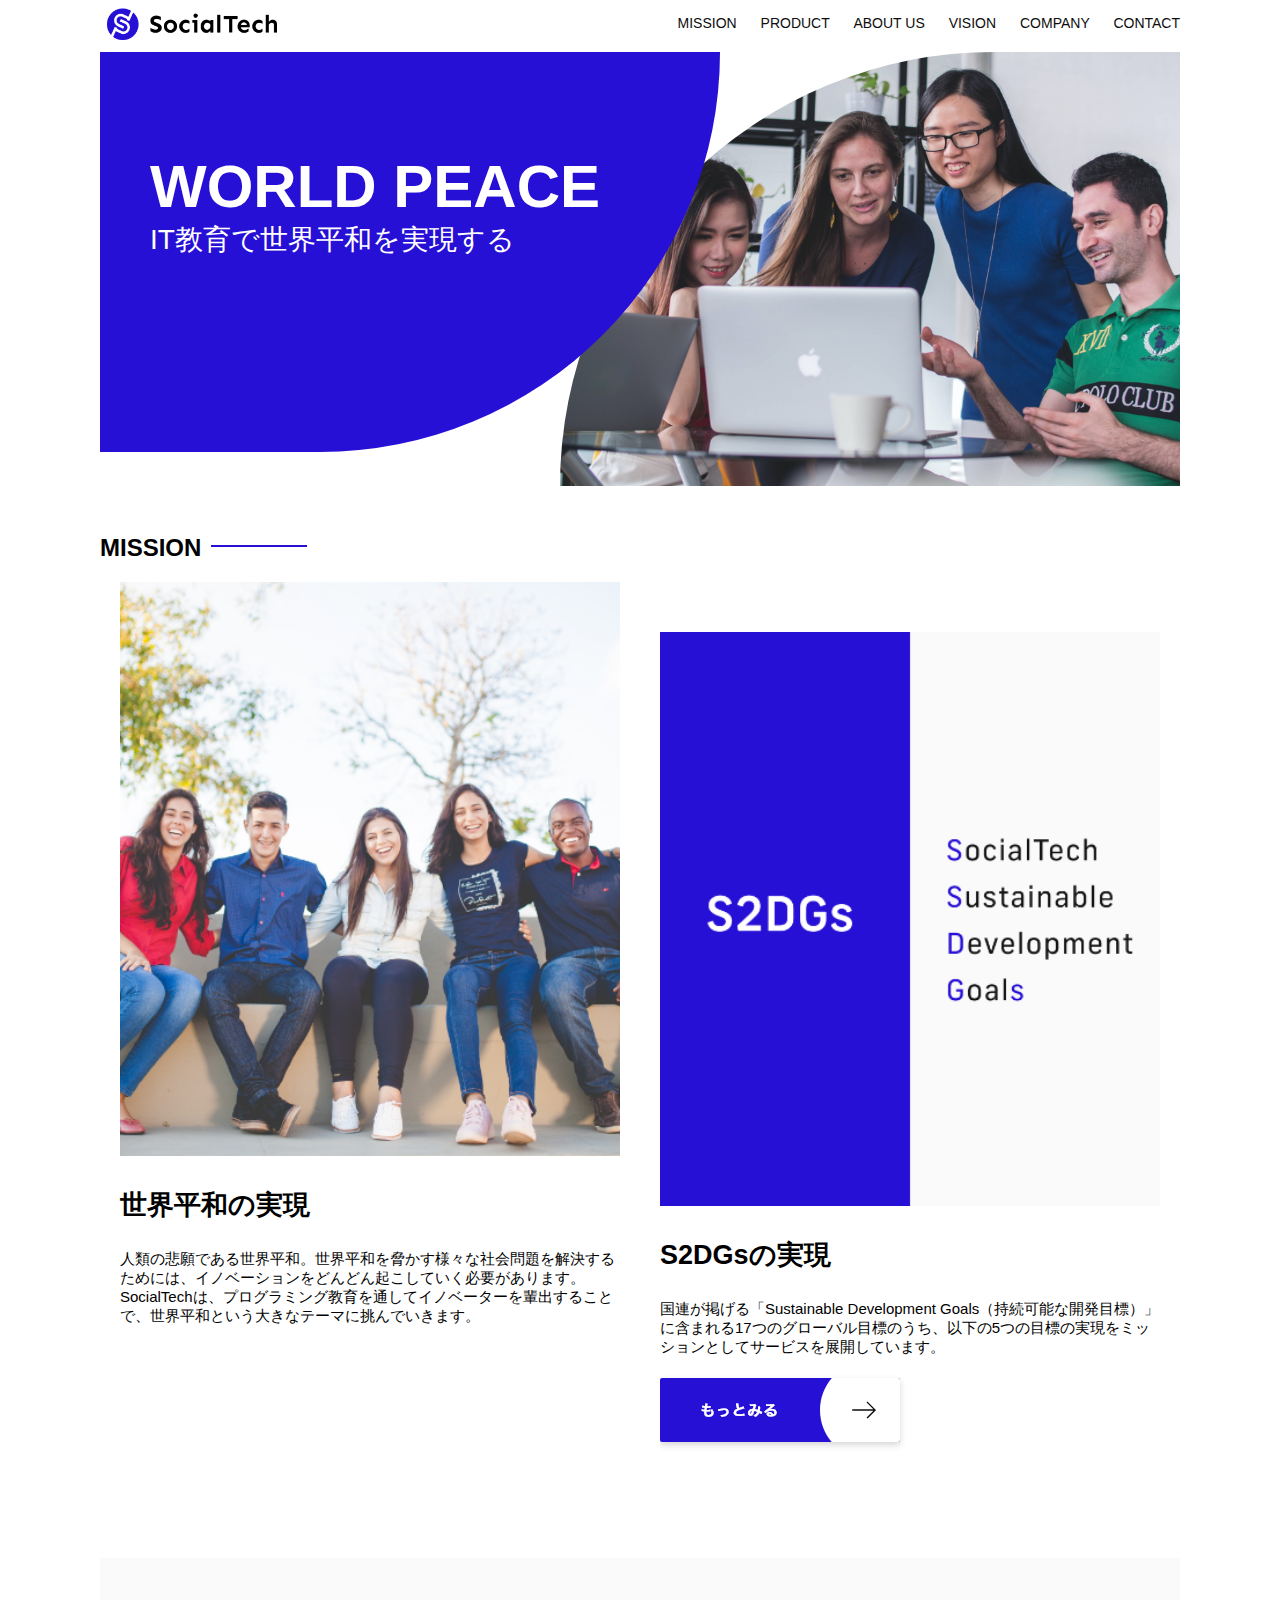
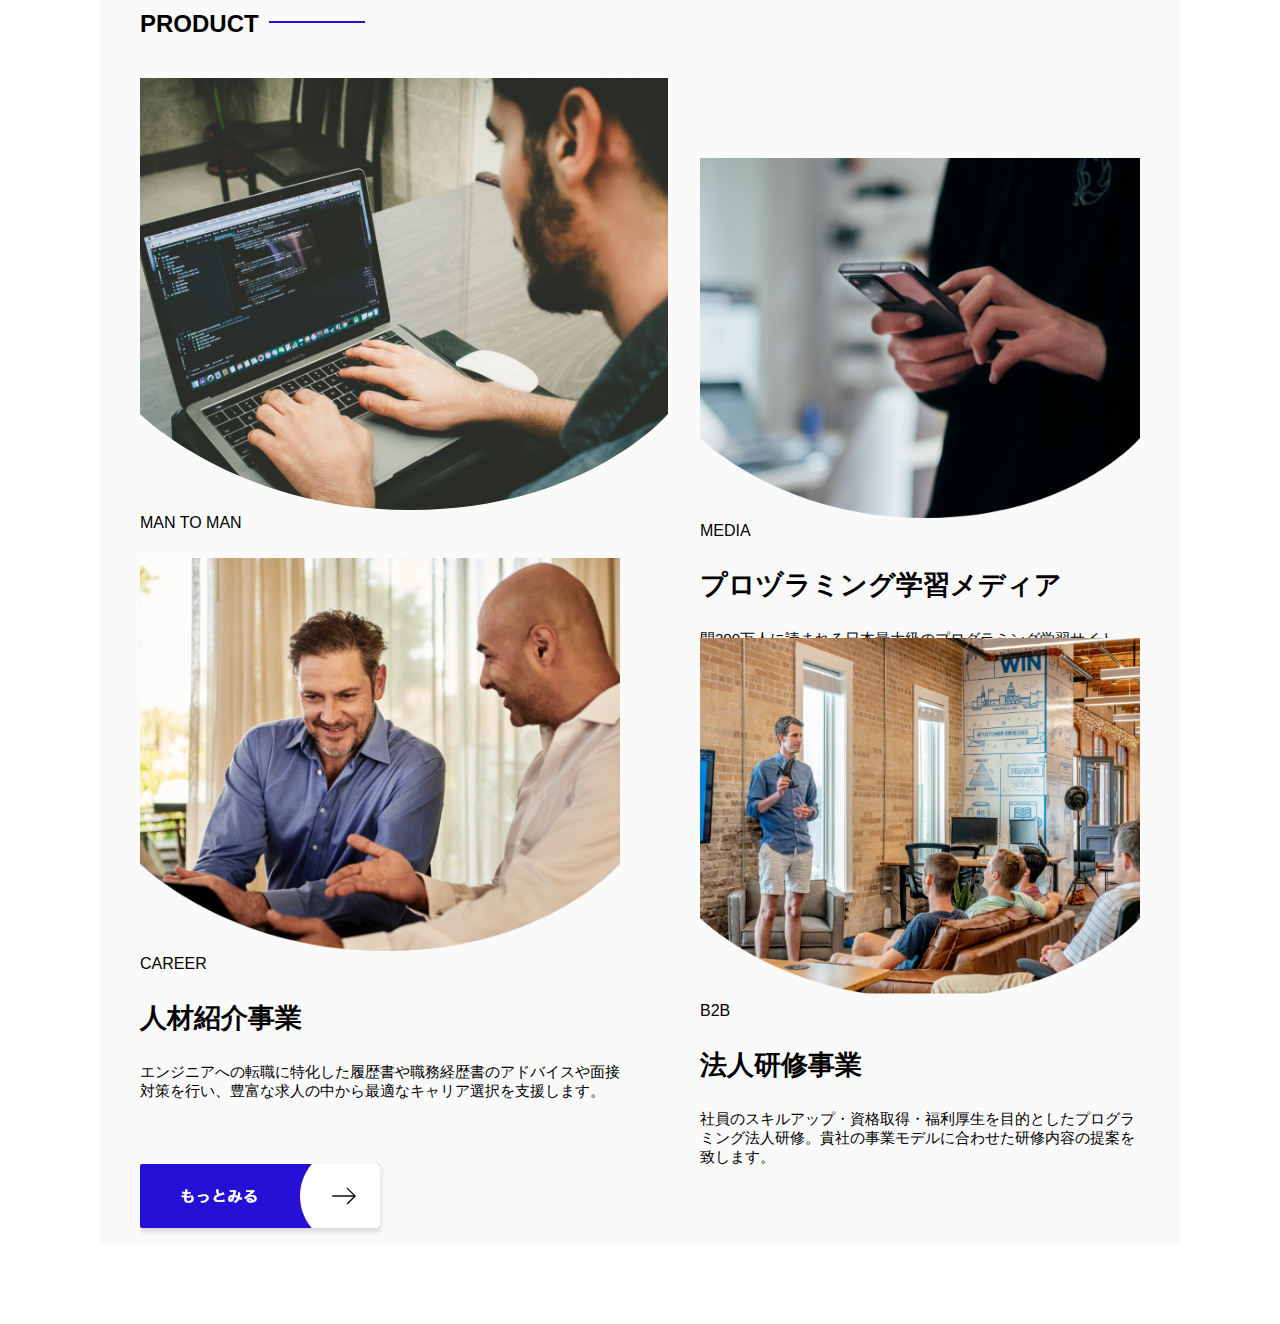
<file: socialtech/index.html>
<!DOCTYPE html>
<html>
<head>
  <title>SocialTech</title>
  <meta charset="utf-8">
  <meta name="description" content="SocialTechはEdTech業界のリーディングカンパニーを目指します。">
  <meta name="viewport" content="width=device-width, initial-scale=1.0">
  <link rel="stylesheet" href="style.css">
</head>

<body>
    <!-- ヘッダー -->
    <header>
      <!-- ロゴ -->
      <a href="index.html" id="logo"><img src="images/logo.png" alt="トップページに戻る"></a>
    
    <!-- PC用ナビゲーション -->
      <nav id="nav-pc">
        <a href="mission.html">MISSION</a>
        <a href="product.html">PRODUCT</a>
        <a href="index.html#aboutus">ABOUT US</a>          
        <a href="index.html#vision">VISION</a>
        <a href="index.html#company">COMPANY</a>
        <a href="index.html#contact">CONTACT</a>
      </nav>
    </header>

    <main>
      <article>
        <!-- メインビジュアル -->
        <section id="main-visual">
          <div id="main-message">
            <h1>WORLD PEACE</h1>
            <p>IT教育で世界平和を実現する</p>
          </div>
          <img src="images/index/index-main.png" alt="PCの周りに集まる多国籍の仲間たち">
        </section>

        <!-- ミッション -->
        <section id="mission">
          <h2 class="index-h2">MISSION</h2>
          <div id="mission-flex">
            <div>
              <img id="mission-photo" src="images/index/index-mission.png" alt="屋外のベンチで写真を撮影する多国籍の仲間たち">              
              <h3>世界平和の実現</h3>
              <p>
                人類の悲願である世界平和。世界平和を脅かす様々な社会問題を解決するためには、イノベーションをどんどん起こしていく必要があります。SocialTechは、プログラミング教育を通してイノベーターを輩出することで、世界平和という大きなテーマに挑んでいきます。
              </p>
           </div>
           <div>
            <img id="s2dgs" src="images/index/s2dgs.png" alt="S2DGs">
            <h3>S2DGsの実現</h3>
            <p>国連が掲げる「Sustainable Development Goals（持続可能な開発目標）」に含まれる17つのグローバル目標のうち、以下の5つの目標の実現をミッションとしてサービスを展開しています。</p>
              <a href="mission.html">
                <img src="images/button-more.png" alt="もっとみる">
                </a>
           
           </div>
         </div>
       </section>
      <!-- プロダクト -->
      <section id="product">
        <h2 class="index-h2">PRODUCT</h2>
        <div>
          <div id="product-left">
            <div>
            <img class=product-photo" src="images/index/index-mantoman.png" alt="PCでコードを書く男性">
            <div class="product-explain">
              <span>MAN TO MAN</span>
              <h3>プログラミング教育</h3>
              <p>2013年より日本で唯一の専属講師によるマンツーマンのプログラミングレッスンを開始。AI/人工知能やウェブデザインの学習も可能です。</p>
            </div>          
          </div>
          <div>
            <img class="product-photo" src="images/index/index-career.png" alt="笑顔で話し合う2人の男性">
            <div class="product-explain">
              <span>CAREER</span>
              <h3>人材紹介事業</h3>
              <p>エンジニアへの転職に特化した履歴書や職務経歴書のアドバイスや面接対策を行い、豊富な求人の中から最適なキャリア選択を支援します。</p>
            </div>
          </div>
        </div>

          <div id="product-right">
            <div>
              <img class="product-photo" src="images/index/index-media.png" alt="スマートフォンを操作する人">
              <div class="product-explain">
                <span>MEDIA</span>
                <h3>プロヅラミング学習メディア</h3>
                <p>間200万人に読まれる日本最大級のプログラミング学習サイト「SocialTech Blog」やYouTubeチャンネルにて学習情報を発信しています。</p>
              </div>
            </div>
            <div>
              <img class="product-photo" src="images/index/index-b2b.png" alt="講演中の男性とそれを聴く人々">
              <div class="product-explain">
                <span>B2B</span>
                <h3>法人研修事業</h3>
                <p>社員のスキルアップ・資格取得・福利厚生を目的としたプログラミング法人研修。貴社の事業モデルに合わせた研修内容の提案を致します。</p>
              </div>
            </div>
          </div>
        </div>
        <div>
          <a id="product-more" href="product.html">
            <img src="images/button-more.png" alt="もっと見る">
          </a>
        </div>
      </section>


     </article>
   </main>
 </body>
 
 </html>
 

              </p>
            </div>
            <div>
            </div>
          </div>
        </section>

      </article>

      

    </main>

</body>




</html>
</file>
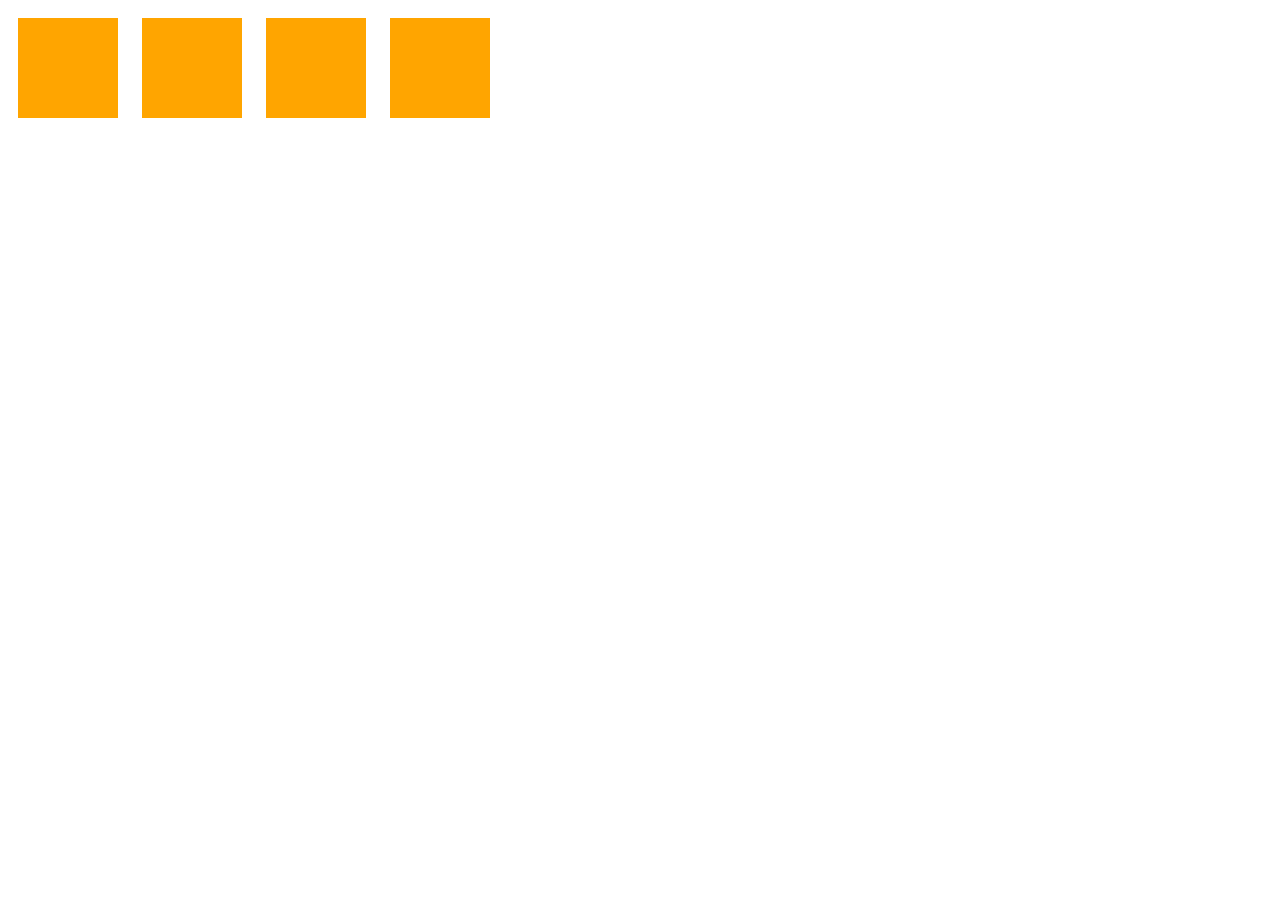
<file: media-queries.html>
<!DOCTYPE html>
<html>
  <head>
    <title>タイトルです</title>
    <meta charset="utf-8">
    <link rel="stylesheet" href="media-queries.css">
  </head>
  <body>
    <div></div>
    <div></div>
    <div></div>
    <div></div>
  </body>
</html>
</file>
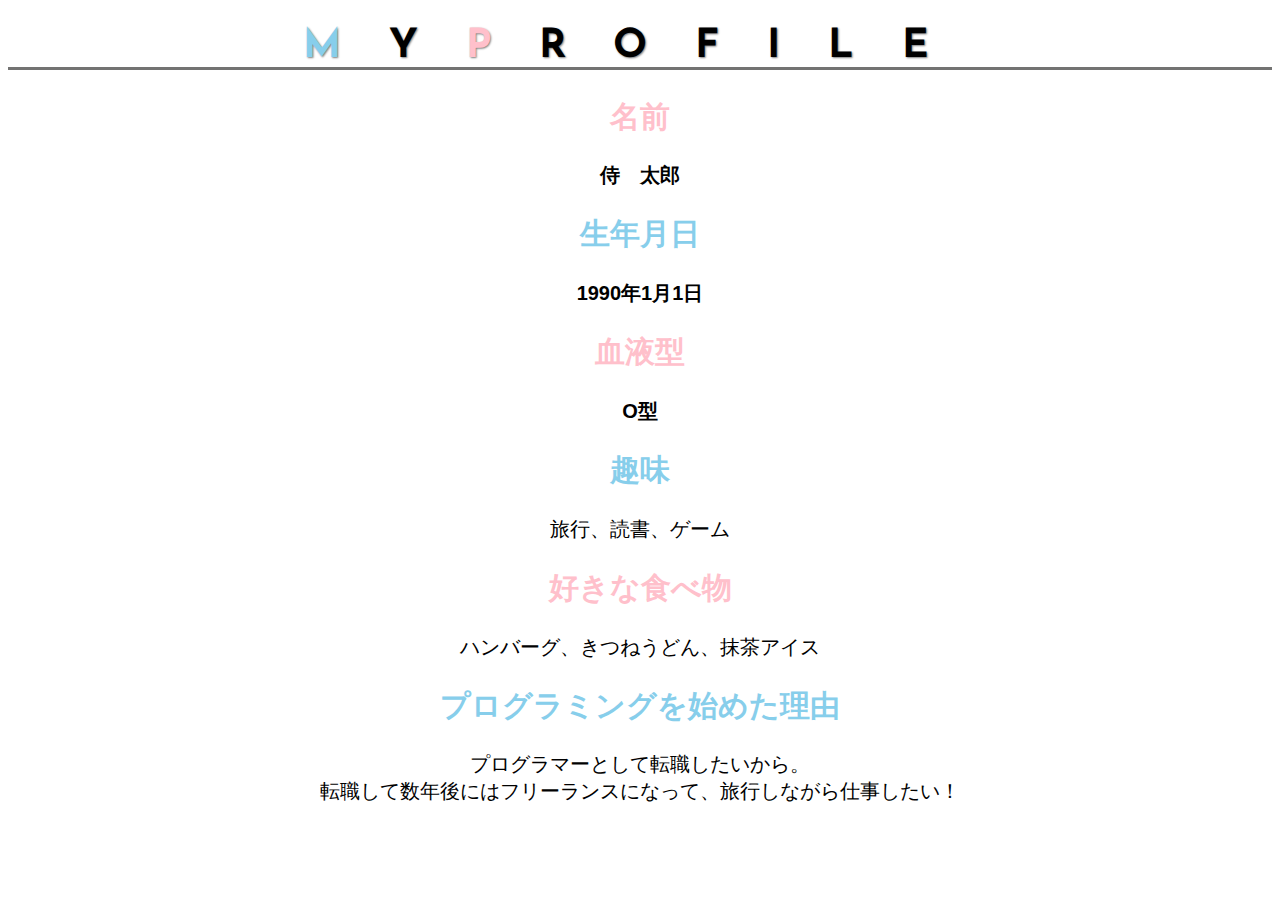
<file: kadai_014/kadai_014.html>
<!DOCTYPE html>
<html>
  <head>
    <title>14章課題</title>
    <meta name="description" content="このページは14章の課題です。">
    <meta charset="utf-8">
    <!--ここでGoogle Fontsを読み込みます -->
    <link rel="preconnect" href="https://fonts.googleapis.com">
    <link rel="preconnect" href="https://fonts.gstatic.com" crossorigin>
    <link href="https://fonts.googleapis.com/css2?family=Josefin+Sans:ital,wght@0,100..700;1,100..700&display=swap" rel="stylesheet">
    <link rel="stylesheet" href="style.css">
  </head>

  <body>
    <h1 id="first-heading"><span class="skyblue">M</span>Y<span class="pink">P</span>ROFILE</h1>
    <div id="parent">
      <h2 class="pink">名前</h2>
      <p class="child">侍　太郎</p>
      <h2 class="skyblue">生年月日</h2>
      <p class="child">1990年1月1日</p>
      <h2 class="pink">血液型</h2>
      <p class="child">O型</p>
    </div>
    <h2 class="skyblue">趣味</h2>
    <p>旅行、読書、ゲーム</p>
    <h2 class="pink">好きな食べ物</h2>
    <p>ハンバーグ、きつねうどん、抹茶アイス</p>
    <h2 class="skyblue">プログラミングを始めた理由</h2>
    <p>プログラマーとして転職したいから。<br>
      転職して数年後にはフリーランスになって、旅行しながら仕事したい！</p>
  </body>
</html>
</file>
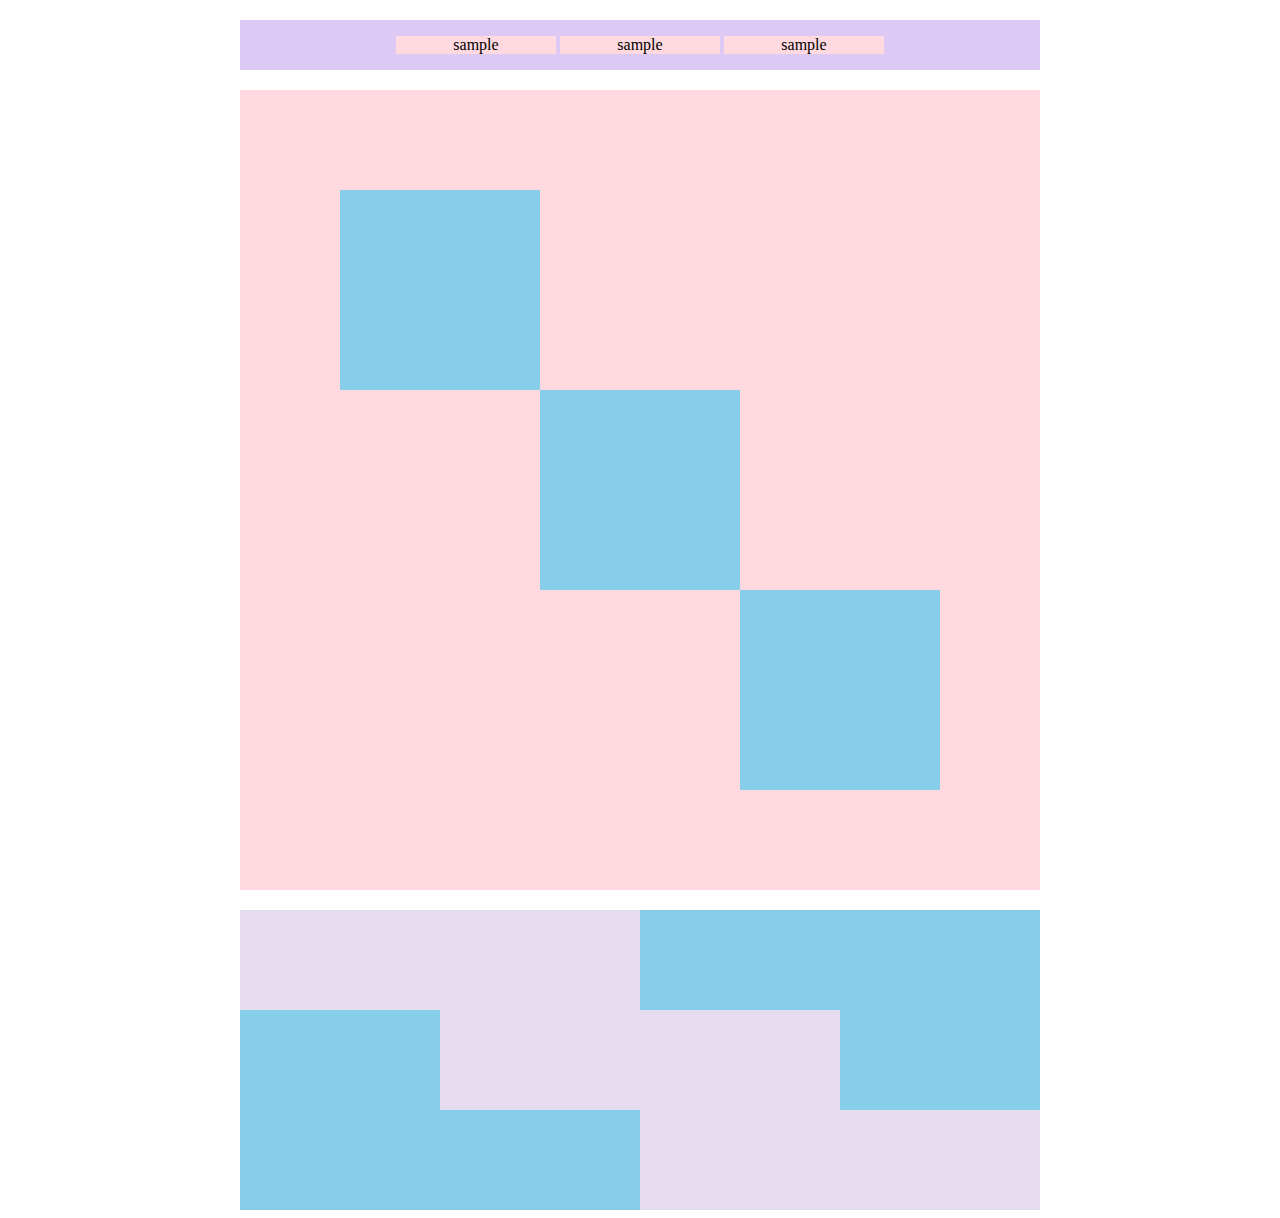
<file: kadai_018/kadai_018.html>
<!DOCTYPE html>
<html>
  <head>
    <title>18章課題</title>
      <meta name="description" content="このページは18章の課題です。">
      <meta charset="utf-8">
      <link rel="stylesheet" href="style.css">
  </head>
  
  <body>
    <div id="top">
      <p class="top-child">sample</p>
      <p class="top-child">sample</p>
      <p class="top-child">sample</p>
    </div>

    <div id="middle">
      <div id="middle-child01"></div>
      <div id="middle-child02"></div>
      <div id="middle-child03"></div>
    </div>

    <div id="bottom">
      <div id="bottom-child01"></div>
      <div id="bottom-child02"></div>
      <div id="bottom-child03"></div>
    </div>

    
  </body>

</html>
</file>
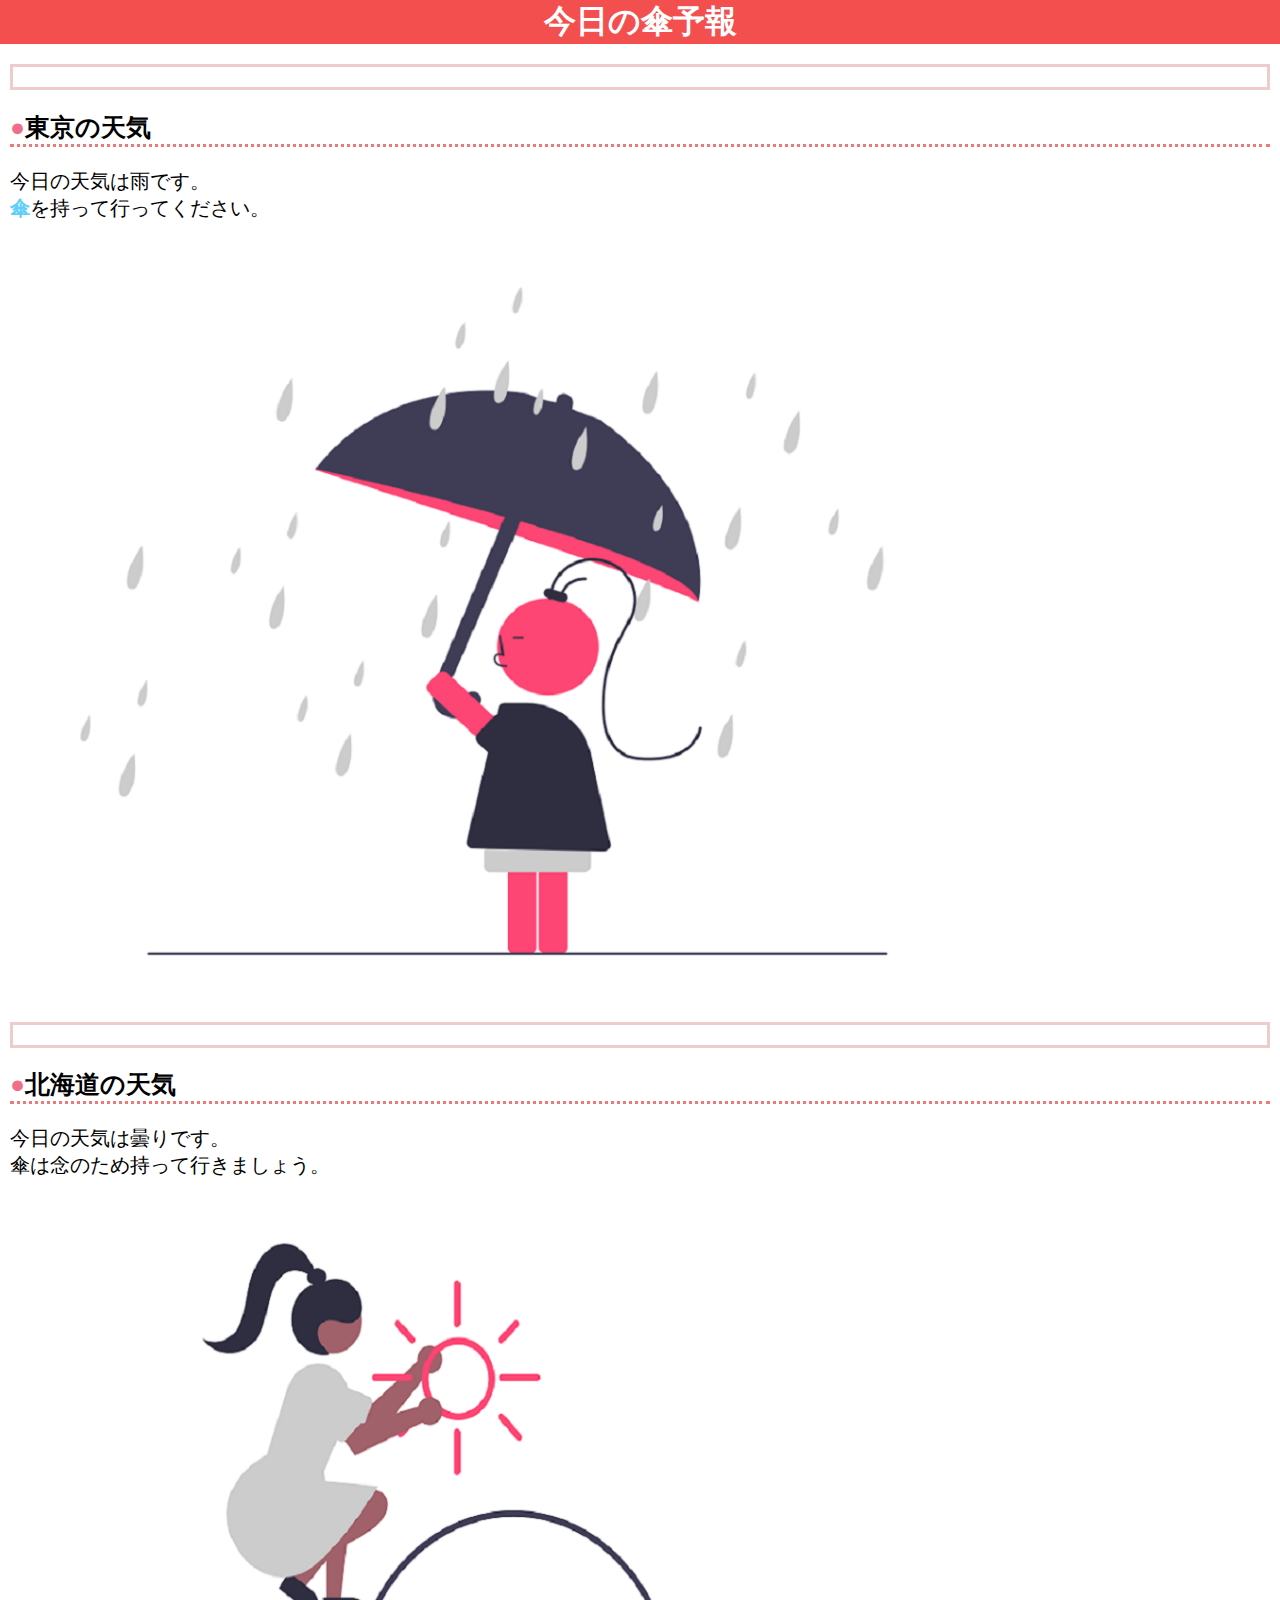
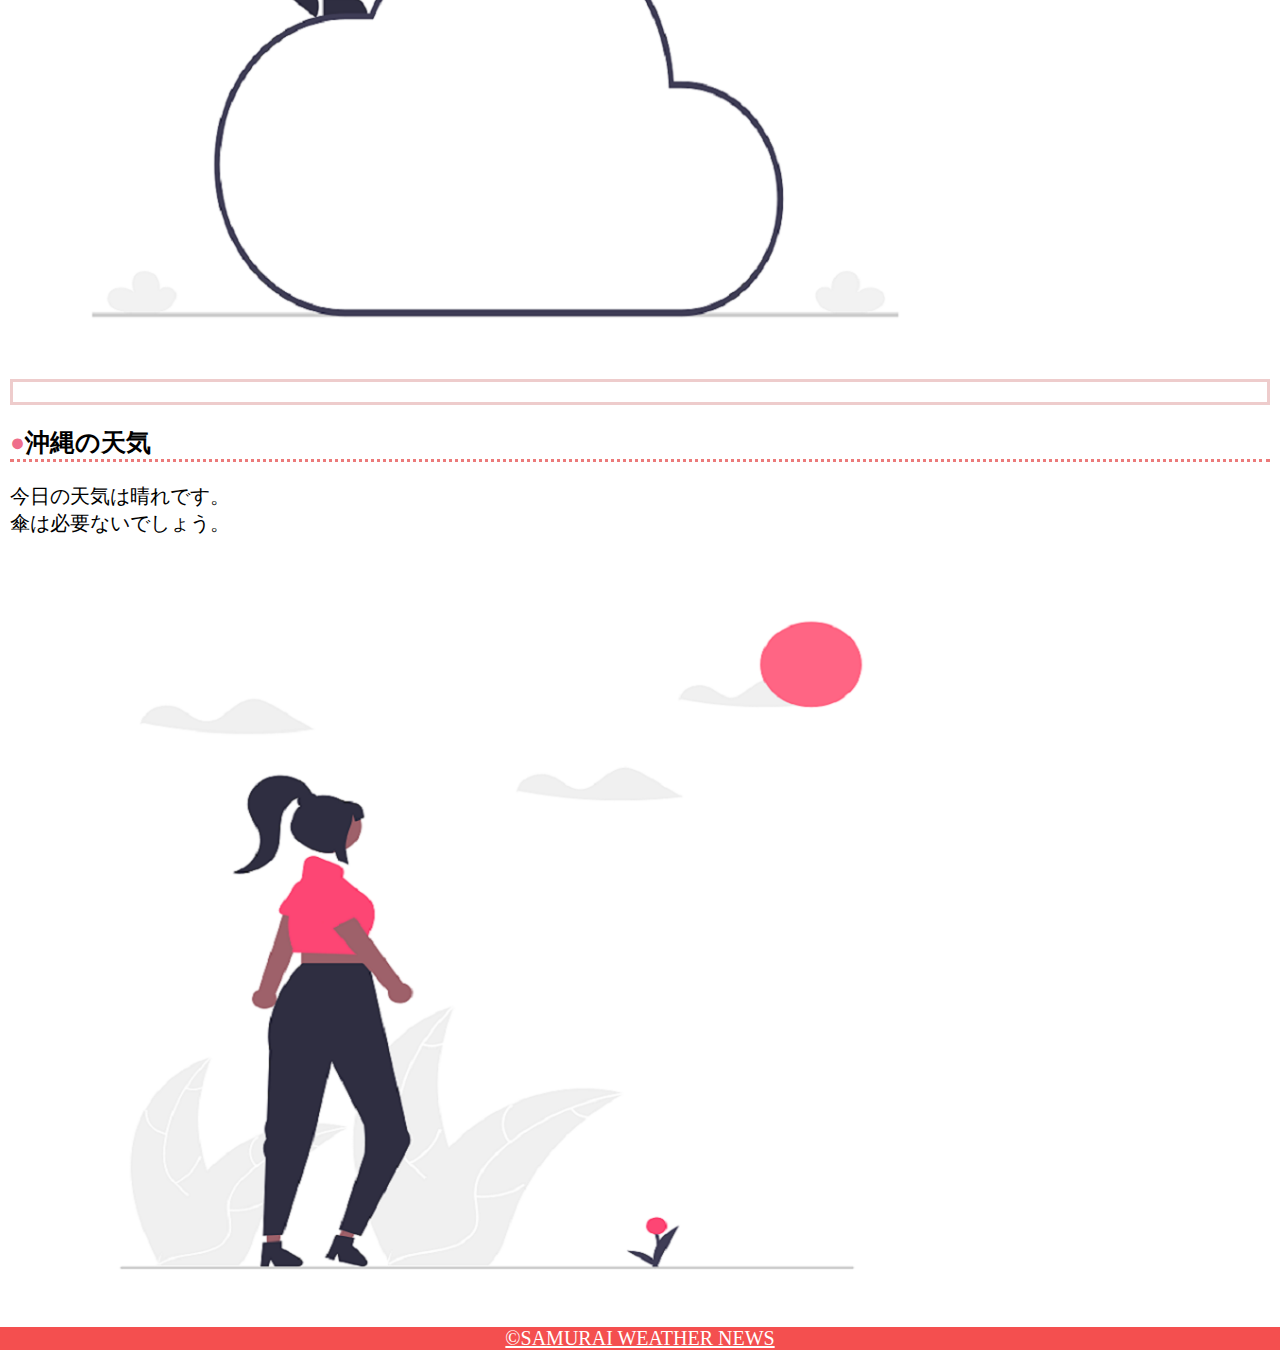
<file: kadai_022/kadai_022.html>
<!DOCTYPE html>
<html>
  <head>
    <title>22章課題</title>
    <meta name="description" content="このページは22章の課題です。">
    <meta charset="utf-8">
    <meta name="viewpoint" content="width=device-width, initial-scale=1.0">
    <link rel="stylesheet" href="style.css">
  </head>

  <body>
    <header>
      <h1>今日の傘予報</h1>
    </header>

    <main>
      <div id="parent">
        <div class="contents"></div>
          <h2>東京の天気</h2>
          <p>今日の天気は雨です。</p>
          <p>傘を持って行ってください。</p>
          <img src="images/rainy.png">

        <div class="contents"></div>
          <h2>北海道の天気</h2>
          <p>今日の天気は曇りです。</p>
          <p>傘は念のため持って行きましょう。</p>
          <img src="images/cloudy.png">

        <div class="contents"></div>
          <h2>沖縄の天気</h2>
          <p>今日の天気は晴れです。</p>
          <p>傘は必要ないでしょう。</p>
          <img src="images/sunny.png">
      </div>
      


    </main>

    <footer>
      <a href="https://www.sejuku.net/corp/">&copy;SAMURAI WEATHER NEWS</a>
    </footer>


  </body>

</html>
</file>
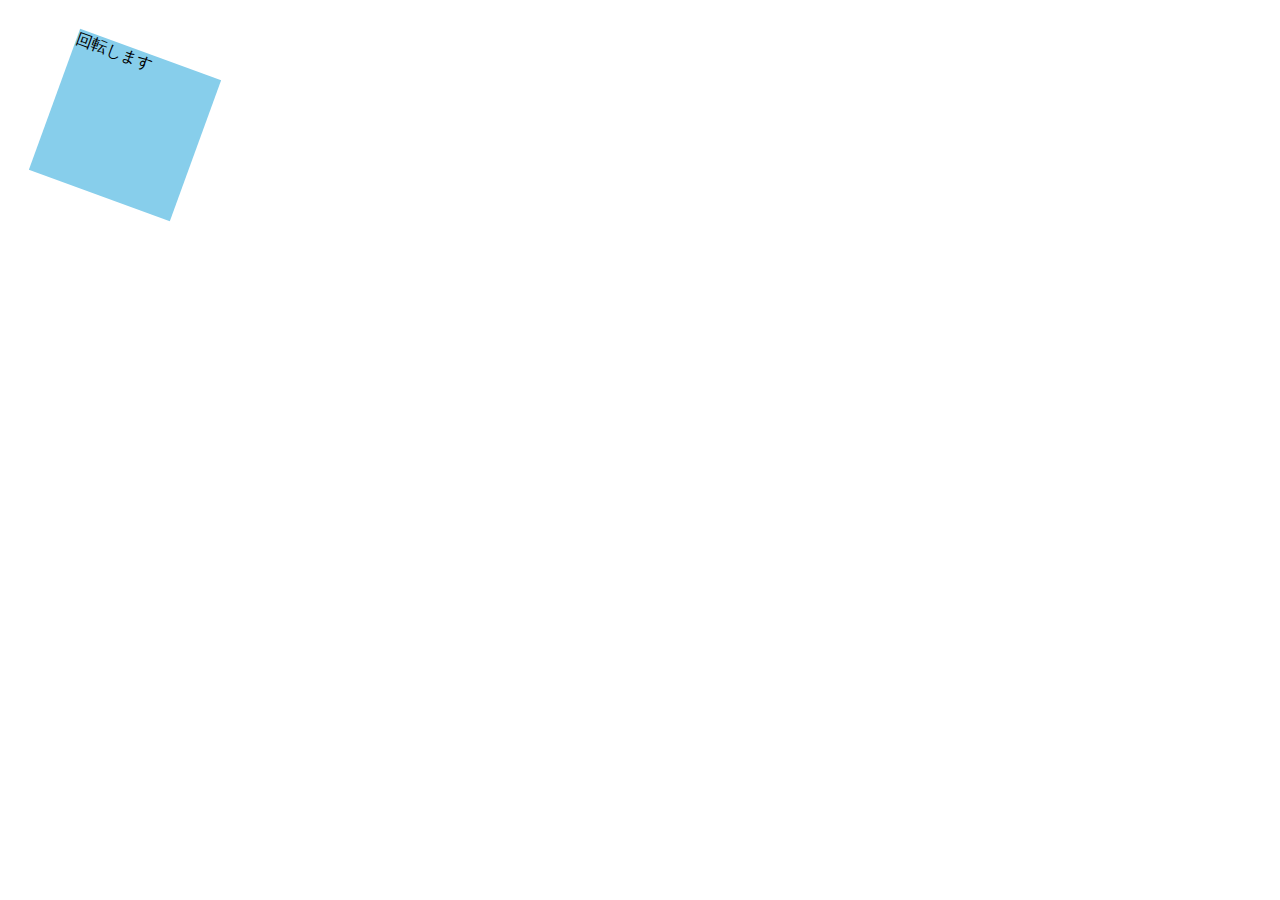
<file: kadai_mdn_css/mdn.html>
<!DOCTYPE html>
<html>

  <head>
    <style>
      div {
        position: absolute;
        left: 50px;
        top: 50px;
        width: 150px;
        height: 150px;
        background-color: skyblue;
      }
      div {
        transform: rotate(20deg)
      }
    </style>
  </head>

  <body>
    <div>
      回転します
    </div>

  </body>


</html>
</file>
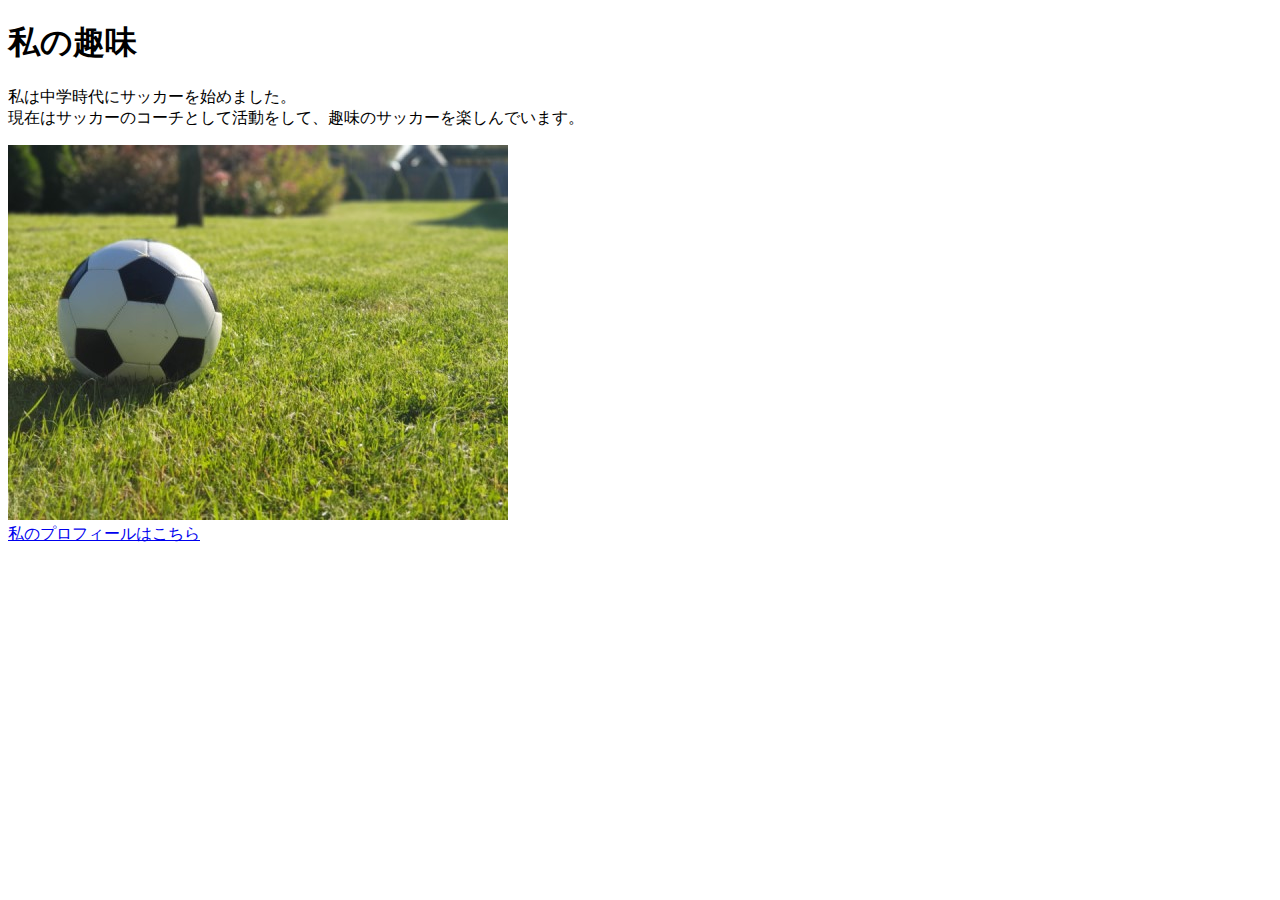
<file: kadai_005/html/kadai_005.html>
<!DOCTYPE html>
<html>
  <head>
    <title>5章課題</title>
    <meta name="description" content="このページは5章の課題です。">
      <meta charset="utf-8">
  </head>
  <body>
    <h1>私の趣味</h1>
    <p>私は中学時代にサッカーを始めました。<br>現在はサッカーのコーチとして活動をして、趣味のサッカーを楽しんでいます。</p>
    
    <img src="../images/sample.jpg">
    <br>
    <a href="https://twitter.com/samuraijuku">私のプロフィールはこちら</a>
  </body>
</html>
</file>
<file: socialtech/style.css>
/* PC、スマホ共通スタイル */
  body {
    font-family: "Source Sans Pro","Hiragino Kaku Gothic ProN", Meiryo, Arial, sans-serif;
  }
  
  p {
    font-size: 15px;
  }

/* ==============
PC用のスタイル
==================*/
/* 横幅設定 */
  body {
    max-width: 1080px;
    min-width: 960px;
    margin: 0 auto 0 auto;
  }

  /* ヘッダー */
  header {
    display: flex;
    justify-content: space-between;
  }
/* ナビゲーションのレイアウト */
  #nav-pc {
    font-size: 14px;
    padding-top: 15px;
  }
/* ナビゲーションのリンクの装飾設定 */
  #nav-pc > a {
    text-decoration: none;
    margin-left: 20px;
  }

  #nav-pc > a:link {
    color: #0d0d0d;
  }

  #nav-pc > a:visited {
    color: #0d0d0d;
  }

  #nav-pc > a:hover {
    color: #0d0d0d;
    text-decoration: underline;
  }

  #nav-pc > a:active {
    color: #0d0d0d;
  }

  /* メインビジュアル */
  #main-visual {
    position: relative;
    height: 400px;
  }

  #main-message {
    position: absolute;
    top: 0;
    left: 0;
    background-color: #2710d5;
    color: #ffffff;
    border-radius: 0 0 476px 0;
    max-width: 620px;
    height: 100%;
    width: 100%;
    z-index: 11;
  }

  #main-message > h1 {
    font-size: 60px;
    font-weight: bold;
    margin: 100px 0 0 50px;
  }

  #main-message > p {
    font-size: 28px;
    margin: 0 0 0 50px;
  }

  #main-visual > img {
    max-width: 620px;
    border-radius: 476px 0 0 0;
    position: absolute;
    top: 0;
    right: 0;
    z-index: 10;
  }

  /* 見出し */
  h2 {
    margin: 40px 0 0 0;
  }

  h2::after {
    content: url(images/line.png);
    margin-left: 10px;
  }

  h3 {
    font-size: 27px;
  }

  /*  ミッション */
  #mission {
    margin: 80px auto 80px auto;
    width: 100%;
  }

  #mission-flex {
    width: 100%;
    display: flex;
  }

  #mission-flex > div {
    width: 50%;
    margin: 20px;
  }

  #mission-photo {
    width: 100%;
  }

  #s2dgs {
    margin-top: 50px;
    width: 100%;
   }

  /* プロダクト */
  #product {
    background-color: #fafafa;
    margin: 80px 0 80px 0;
    padding: 10px 40px 0px 40px;
  }

  /* 外枠 */
  #product > div {
    margin-top: 40px;
    display: flex;
  }
  /* 左のカラム */
  #product-left {
    width: 50%;
    margin-right: 20px;
  }

  /* 右のカラム */
  #product-right {
    width: 50%;
    margin-left: 20px;
    margin-top: 80px;
  }

  /* 画像＋説明の枠 */
  #product-left > div {
    position: relative;
    height: 480px;
    margin-right: 20px;
  }

  #product-right > div {
    position: relative;
    height: 480px;
    margin-left: 20px;
  }

  /* 画像 */
  .product-photo {
    width: 100%;
  }
</file>
<file: media-queries.css>
div {
  display: inline-block;
  width: 100px;
  height: 100px;
  margin: 10px;
  background-color: orange;
}

@media screen and (max-width: 768px) {
  div {
      display: block;
  }
}
</file>
<file: kadai_014/style.css>
html {
  font-size: 20px;
}

body {
  font-family:"Arial", "Meiryo", sans-serif;
  text-align: center;
}

#first-heading {
  /* ここにGoogle Fontsを指定します */
  font-family: "Josefin Sans", sans-serif;
  font-size: 2rem;
  letter-spacing: 1.2em;
  text-shadow: 1px 1px 2px gray;
  border-bottom: solid 3px rgb(115, 115, 114);
}

.pink {
  /* 以下はRGBで色を指定しています */
  color:rgb(255, 192, 203);
}

.skyblue{
/* 以下はキーワードで色を指定しています */
  color: skyblue;
}

#parent p {
  font-weight: bold;
}
</file>
<file: kadai_018/style.css>
#top {
  width: 800px;
  background-color: #dcc9f4;
  margin-top: 20px;
  margin-bottom: 20px;
  margin-left: auto;
  margin-right: auto;
  text-align: center;
}

.top-child {
  display: inline-block;
  width: 20%;
  background-color: #ffd9df;
  text-align: center;
}

#middle {
  position: relative;
  width: 800px;
  height: 800px;
  margin-top: 20px;
  margin-bottom: 20px;
  margin-left: auto;
  margin-right: auto;
  background-color: #ffd9df;
}

#middle-child01 {
  position: absolute;
  top: 100px;
  left: 100px;
  width: 200px;
  height: 200px;
  background-color:#87ceeb ;
}

#middle-child02 {
  position: absolute;
  top: 300px;
  left: 300px;
  width: 200px;
  height: 200px;
  background-color:#87ceeb ;
}

#middle-child03 {
  position: absolute;
  top: 500px;
  left: 500px;
  width: 200px;
  height: 200px;
  background-color: #87ceeb;
}

#bottom {
  width: 800px;
  height: 300px;
  text-align: center;
  background-color: #87ceeb;
  margin-left: auto;
  margin-right: auto;
}

#bottom-child01 {
  width: 400px;
  height: 100px;
  background-color: #e5dcf0;
}

#bottom-child02 {
  position: relative;
  left: 200px;
  width: 400px;
  height: 100px;
  background-color: #e5dcf0;
}

#bottom-child03 {
  position: relative;
  left: 400px;
  width: 400px;
  height: 100px;
  background-color: #e5dcf0;
}
</file>
<file: kadai_022/style.css>
@media screen and(max-width: 768px) {
  h2 {
    font-size: 30px;
  }
  p {
    font-size: 25px;
  }
  contents {
    display: block;
  }
  
}


h1 {
  margin: 0;
  color: rgb(255, 255, 255);
  }

p {
  font-size: 20px;
  margin: 0px;

}

body {
  margin: 0px;
}

a {
  font-size: 20px;
  color:rgb(255, 255, 255) ;

}

a:visited {
  color: rgb(193, 234, 251); 
}

a:hover {
  color: rgb(245, 178, 168);
}

header {
  margin-bottom: 20px;
  background-color: rgb(244, 79, 79);
  text-align: center;
}

main {
  margin: 10px;
}

#parent {
  justify-content: space-between;
}

.contents {
  border: solid 3px rgb(238, 204, 204);
  flex-basis: 25%;
  padding: 10px 15px;
  margin: 20px 0px;
  text-align: center;
}

h2 {
  font-size: 25px;
  border-bottom: 3px dotted rgb(236, 122, 122);
}

h2::before {
  content: "●";
  color: rgb(239, 111, 139);
}

div p:nth-of-type(2)::first-letter {
  font-weight: bold;
  color:rgb(97, 206, 249);
}

img {
  margin: 10px 0px;
  width: 75%;
}

footer {
  background-color:rgb(244, 79, 79) ;
  text-align: center;
}
</file>
